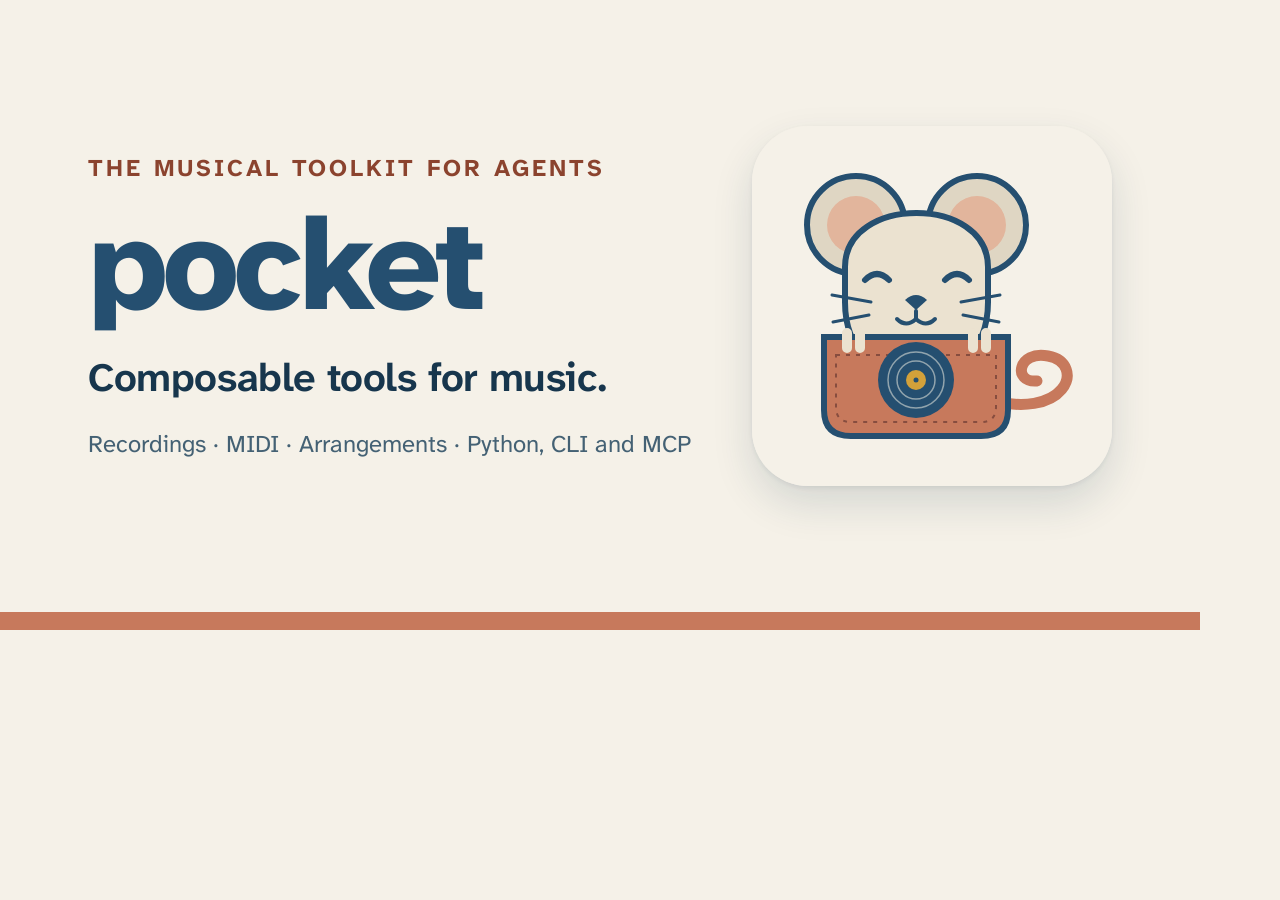
<file: site/social-card.html>
<!doctype html>
<!-- SPDX-License-Identifier: AGPL-3.0-only -->
<!-- Source for assets/social-card.png, the link-preview image. Render at 1200×630;
     see docs/site-maintenance.md. It uses only the bundled font and artwork. -->
<html lang="en">
<head>
<meta charset="utf-8">
<title>Pocket social card</title>
<style>
  @font-face { font-family:PocketText; src:url('../assets/fonts/AtkinsonHyperlegibleNext.ttf') format('truetype'); font-weight:200 800 }
  html,body { margin:0; width:1200px; height:630px; overflow:hidden }
  body {
    display:grid; grid-template-columns:1fr 360px; align-items:center; gap:56px;
    box-sizing:border-box; padding:0 88px;
    background:#f5f1e8; color:#17364d; font-family:PocketText,sans-serif;
    border-bottom:18px solid #c7795c
  }
  .eyebrow { font-size:24px; font-weight:700; letter-spacing:.12em; text-transform:uppercase; color:#8b432e; margin:0 0 22px }
  .wordmark { font-size:132px; font-weight:780; letter-spacing:-.045em; line-height:.9; color:#254f70; margin:0 0 30px }
  .line { font-size:40px; font-weight:650; line-height:1.18; margin:0 0 26px; letter-spacing:-.01em }
  .meta { font-size:24px; color:#446174; margin:0 }
  img { width:360px; height:360px; border-radius:56px; box-shadow:0 2px 4px rgb(23 54 77 / 8%),0 18px 40px rgb(23 54 77 / 14%) }
</style>
</head>
<body>
  <div>
    <p class="eyebrow">The musical toolkit for agents</p>
    <p class="wordmark">pocket</p>
    <p class="line">Composable tools for music.</p>
    <p class="meta">Recordings · MIDI · Arrangements · Python, CLI and MCP</p>
  </div>
  <img src="../assets/pip.svg" alt="">
</body>
</html>
</file>
